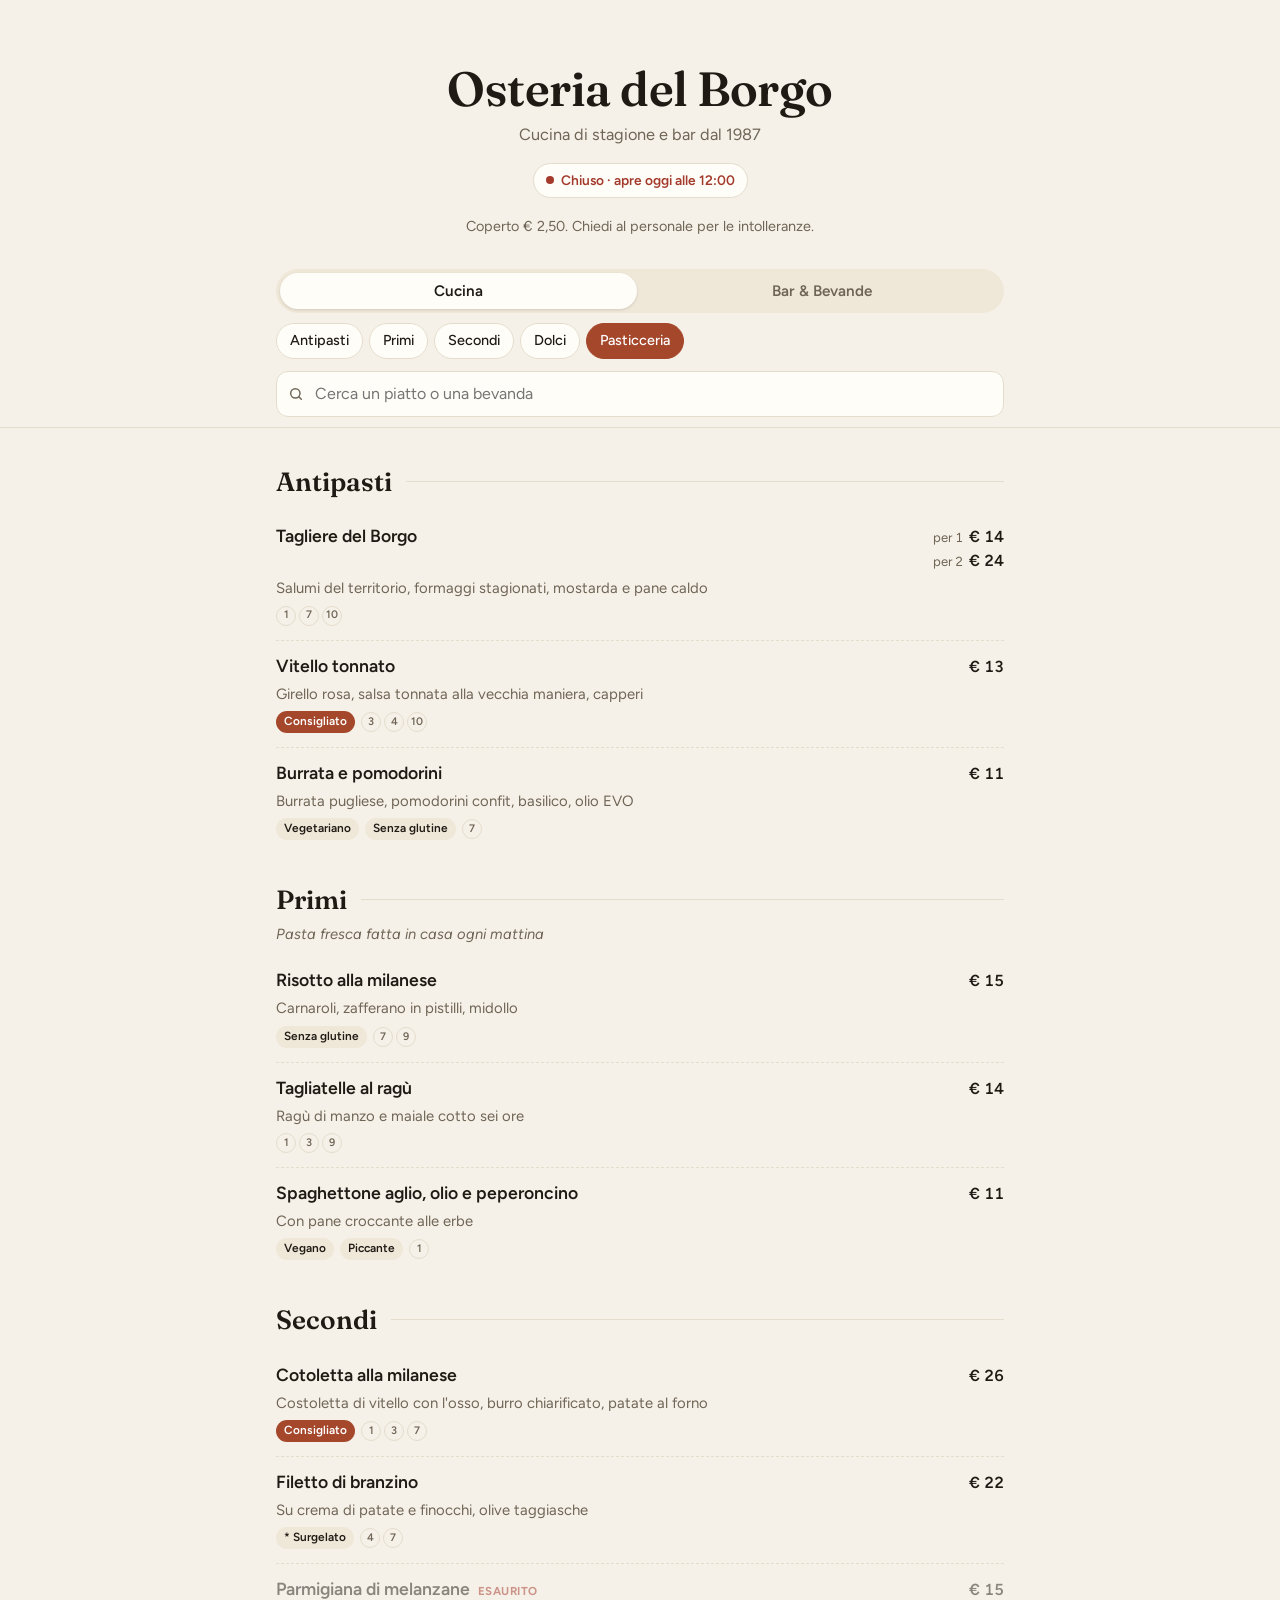
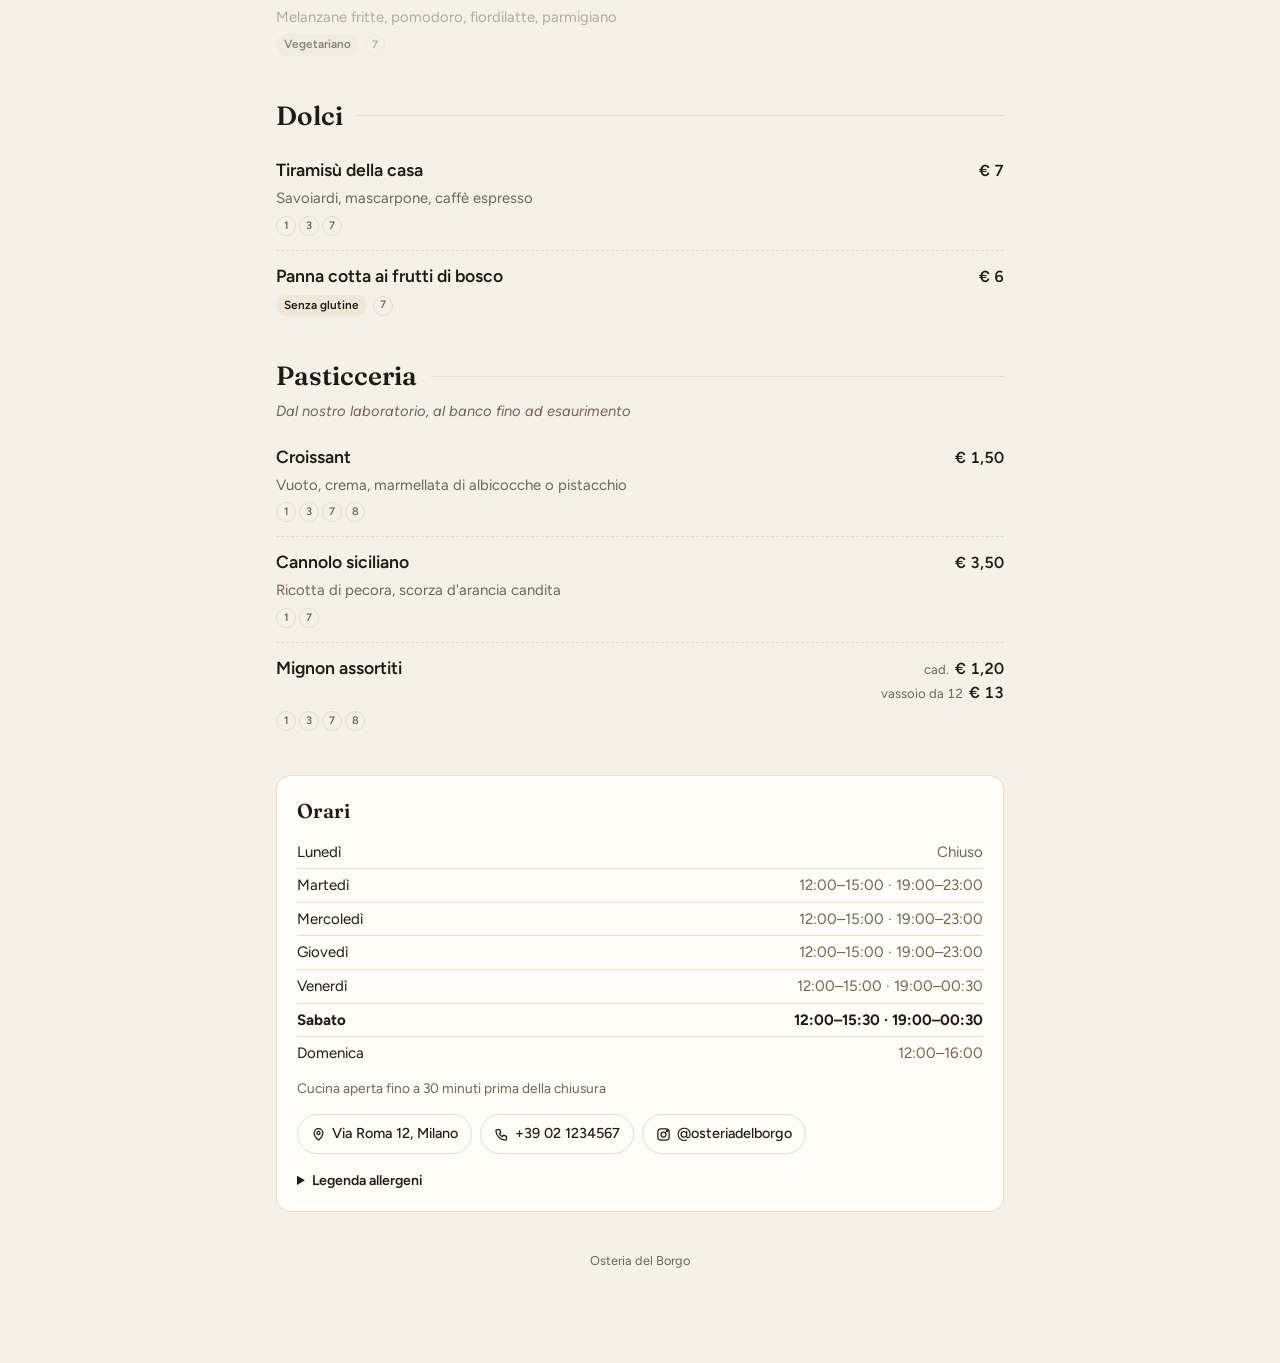
<file: index.html>
<!doctype html>
<html lang="it">
<head>
  <meta charset="utf-8">
  <meta name="viewport" content="width=device-width, initial-scale=1, viewport-fit=cover">
  <title>Menu</title>
  <meta name="description" content="Menu digitale">
  <meta name="theme-color" content="#f6f1e8">
  <link rel="preconnect" href="https://fonts.googleapis.com">
  <link rel="preconnect" href="https://fonts.gstatic.com" crossorigin>
  <link href="https://fonts.googleapis.com/css2?family=Fraunces:opsz,wght@9..144,400;9..144,600;9..144,700&family=Figtree:wght@400;500;600;700&display=swap" rel="stylesheet">
  <link rel="stylesheet" href="assets/menu.css">
</head>
<body>
  <div id="app" aria-live="polite">
    <div class="loading">Caricamento del menu…</div>
  </div>
  <script src="assets/common.js"></script>
  <script src="assets/menu.js"></script>
</body>
</html>
</file>
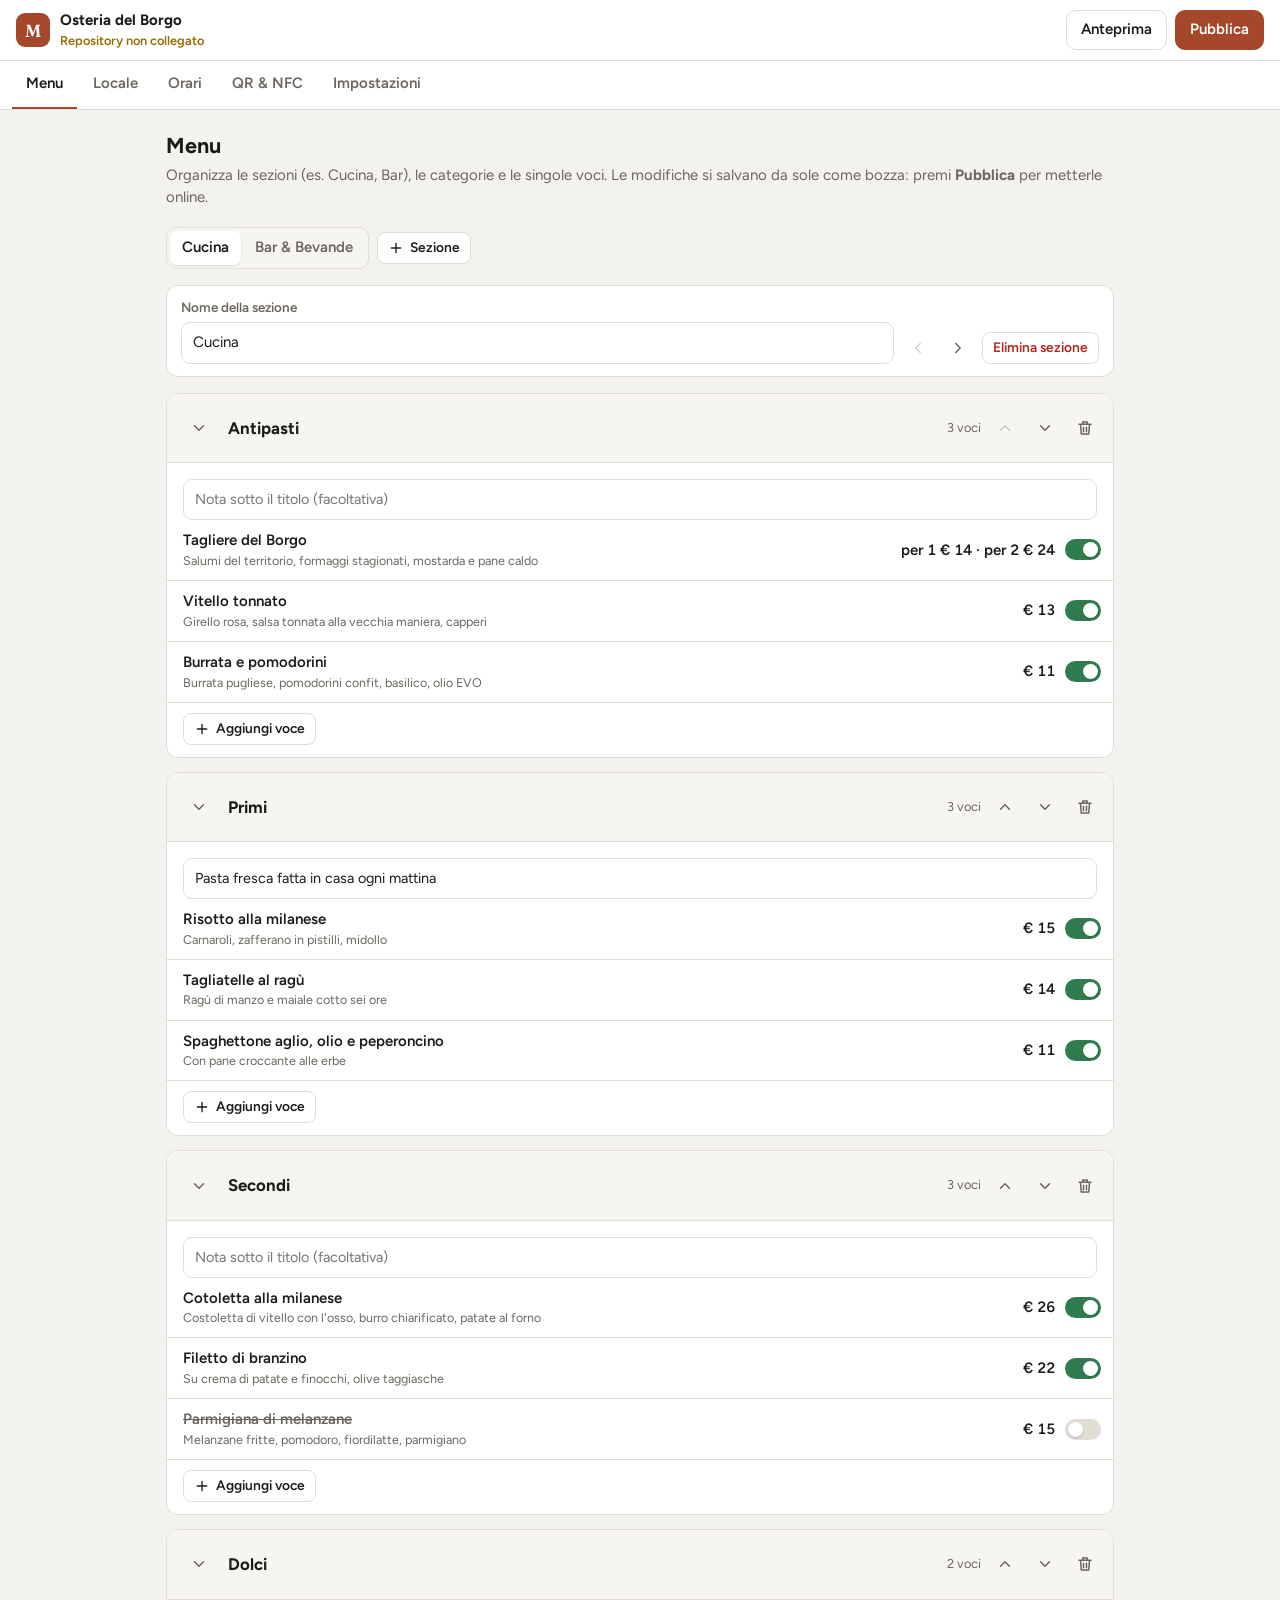
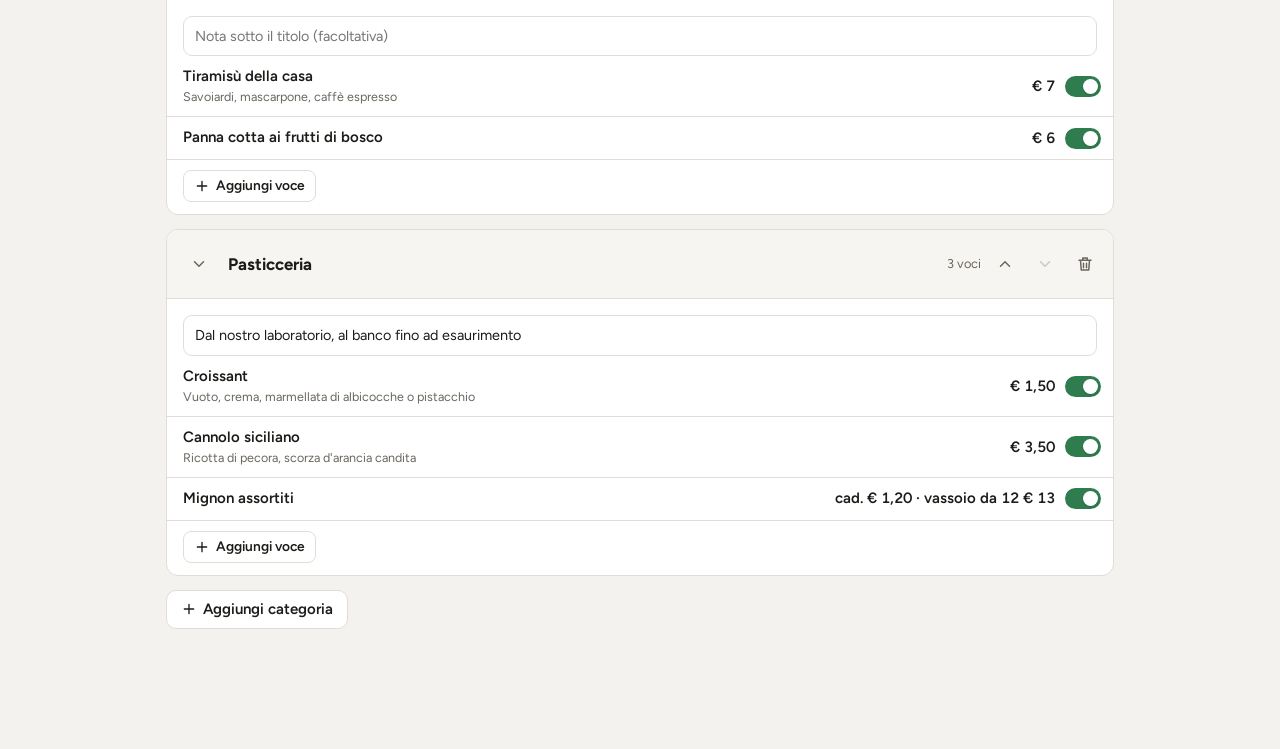
<file: admin/index.html>
<!doctype html>
<html lang="it">
<head>
  <meta charset="utf-8">
  <meta name="viewport" content="width=device-width, initial-scale=1, viewport-fit=cover">
  <meta name="robots" content="noindex, nofollow">
  <title>Gestionale menu</title>
  <link rel="preconnect" href="https://fonts.googleapis.com">
  <link rel="preconnect" href="https://fonts.gstatic.com" crossorigin>
  <link href="https://fonts.googleapis.com/css2?family=Fraunces:opsz,wght@9..144,600&family=Figtree:wght@400;500;600;700&display=swap" rel="stylesheet">
  <link rel="stylesheet" href="../assets/admin.css">
</head>
<body>
  <header class="topbar">
    <div class="brand">
      <span class="brand-mark" aria-hidden="true">M</span>
      <div>
        <div class="brand-name" id="venueTitle">Gestionale menu</div>
        <div class="brand-status" id="pubStatus">Caricamento…</div>
      </div>
    </div>
    <div class="top-actions">
      <a class="btn ghost" id="previewBtn" href="../?anteprima=1" target="_blank" rel="noopener">Anteprima</a>
      <button class="btn primary" id="publishBtn" disabled>Pubblica</button>
    </div>
  </header>

  <nav class="tabs" role="tablist">
    <button role="tab" data-tab="menu" aria-selected="true">Menu</button>
    <button role="tab" data-tab="locale">Locale</button>
    <button role="tab" data-tab="orari">Orari</button>
    <button role="tab" data-tab="qr">QR &amp; NFC</button>
    <button role="tab" data-tab="impostazioni">Impostazioni</button>
  </nav>

  <main class="page" id="view"></main>

  <div id="printArea" aria-hidden="true"></div>
  <div class="toast" id="toast" role="status"></div>
  <dialog id="dlg"></dialog>

  <script src="../assets/vendor/qrcode.js"></script>
  <script src="../assets/common.js"></script>
  <script src="../assets/admin.js"></script>
</body>
</html>
</file>
<file: assets/menu.css>
/* ===== Menu pubblico ===== */
:root {
  --accent: #a4472b;
  --on-accent: #fff;
  --bg: #f6f1e8;
  --paper: #fffdf8;
  --ink: #1f1a14;
  --muted: #6f6556;
  --line: #e4dccd;
  --chip: #efe7d8;
  --ok: #2f7d4f;
  --ko: #a33a2c;
  --font-display: 'Fraunces', Georgia, 'Times New Roman', serif;
  --font-body: 'Figtree', system-ui, -apple-system, 'Segoe UI', sans-serif;
  --radius: 14px;
}
:root[data-style="moderno"] {
  --font-display: 'Figtree', system-ui, sans-serif;
  --bg: #f3f4f6;
  --paper: #ffffff;
  --line: #e3e5ea;
  --chip: #eceef2;
  --muted: #5f6572;
  --ink: #15171c;
}
@media (prefers-color-scheme: dark) {
  :root:not([data-theme="light"]) {
    --bg: #15120e; --paper: #1e1a15; --ink: #f1ebe0; --muted: #b0a593; --line: #383128; --chip: #2a241d;
    --ok: #6cc28f; --ko: #ef8a7a;
  }
  :root[data-style="moderno"]:not([data-theme="light"]) {
    --bg: #101216; --paper: #181b21; --line: #2b2f37; --chip: #23272f; --muted: #a2a8b4; --ink: #eef0f4;
  }
}
:root[data-theme="dark"] {
  --bg: #15120e; --paper: #1e1a15; --ink: #f1ebe0; --muted: #b0a593; --line: #383128; --chip: #2a241d;
  --ok: #6cc28f; --ko: #ef8a7a;
}
:root[data-theme="dark"][data-style="moderno"] {
  --bg: #101216; --paper: #181b21; --line: #2b2f37; --chip: #23272f; --muted: #a2a8b4; --ink: #eef0f4;
}

* { box-sizing: border-box; }
html { scroll-behavior: smooth; -webkit-text-size-adjust: 100%; }
body {
  margin: 0; background: var(--bg); color: var(--ink);
  font: 400 16px/1.5 var(--font-body);
  -webkit-font-smoothing: antialiased;
}
a { color: inherit; }
.loading, .error { padding: 30vh 24px; text-align: center; color: var(--muted); }

.wrap { max-width: 760px; margin: 0 auto; padding: 0 16px; }

/* Testata */
.hero { padding: 40px 0 22px; text-align: center; }
.hero .logo { width: 84px; height: 84px; object-fit: contain; border-radius: 50%; background: var(--paper); border: 1px solid var(--line); margin-bottom: 14px; }
.hero h1 {
  font-family: var(--font-display); font-weight: 600; letter-spacing: -0.01em;
  font-size: clamp(2rem, 8vw, 3rem); line-height: 1.05; margin: 0;
}
.hero .tagline { color: var(--muted); margin: 8px 0 0; font-size: 1.02rem; }
.badges { display: flex; flex-wrap: wrap; gap: 8px; justify-content: center; margin-top: 16px; }
.pill {
  display: inline-flex; align-items: center; gap: 7px;
  padding: 6px 12px; border-radius: 999px; font-size: .86rem; font-weight: 600;
  background: var(--paper); border: 1px solid var(--line);
}
.pill .dot { width: 8px; height: 8px; border-radius: 50%; background: currentColor; }
.pill.open { color: var(--ok); }
.pill.closed { color: var(--ko); }
.pill.where { background: var(--accent); color: var(--on-accent); border-color: transparent; }

.notice {
  margin: 18px auto 0; max-width: 560px; font-size: .9rem; color: var(--muted);
  text-align: center;
}

/* Navigazione */
.nav {
  position: sticky; top: 0; z-index: 10;
  background: color-mix(in srgb, var(--bg) 92%, transparent);
  backdrop-filter: blur(10px); -webkit-backdrop-filter: blur(10px);
  border-bottom: 1px solid var(--line);
}
.nav .wrap { padding-top: 10px; padding-bottom: 10px; }
.sections { display: flex; gap: 6px; background: var(--chip); padding: 4px; border-radius: 999px; }
.sections button {
  flex: 1; border: 0; background: transparent; color: var(--muted);
  font: 600 .95rem var(--font-body); padding: 9px 10px; border-radius: 999px; cursor: pointer;
}
.sections button[aria-selected="true"] { background: var(--paper); color: var(--ink); box-shadow: 0 1px 3px rgba(0,0,0,.12); }
.sections:has(button:only-child) { display: none; }
.cats { display: flex; gap: 6px; overflow-x: auto; scrollbar-width: none; margin-top: 10px; padding-bottom: 2px; }
.cats::-webkit-scrollbar { display: none; }
.cats a {
  flex: none; text-decoration: none; padding: 6px 13px; border-radius: 999px;
  font-size: .9rem; font-weight: 500; border: 1px solid var(--line); background: var(--paper); white-space: nowrap;
}
.cats a.active { background: var(--accent); color: var(--on-accent); border-color: var(--accent); }
.search { margin-top: 10px; position: relative; }
.search input {
  width: 100%; font: inherit; color: var(--ink);
  padding: 10px 14px 10px 38px; border-radius: 12px; border: 1px solid var(--line); background: var(--paper);
}
.search input:focus { outline: 2px solid var(--accent); outline-offset: 1px; }
.search svg { position: absolute; left: 12px; top: 50%; transform: translateY(-50%); color: var(--muted); }

/* Categorie e piatti */
main { padding: 8px 0 40px; }
.category { padding-top: 26px; scroll-margin-top: 150px; }
.category h2 {
  font-family: var(--font-display); font-weight: 600; font-size: 1.65rem; margin: 0;
  display: flex; align-items: center; gap: 14px;
}
.category h2::after { content: ''; flex: 1; height: 1px; background: var(--line); }
.category .cat-desc { color: var(--muted); margin: 4px 0 0; font-size: .92rem; font-style: italic; }
.items { list-style: none; margin: 10px 0 0; padding: 0; }
.item {
  display: grid; grid-template-columns: 1fr auto; gap: 4px 14px;
  padding: 14px 0; border-bottom: 1px dashed var(--line);
}
.item:last-child { border-bottom: 0; }
.item.has-img { grid-template-columns: 76px 1fr auto; }
.item .thumb { grid-row: span 3; width: 76px; height: 76px; border-radius: 12px; object-fit: cover; background: var(--chip); }
.item .name { font-weight: 600; font-size: 1.05rem; line-height: 1.3; }
.item .prices { text-align: right; white-space: nowrap; font-weight: 600; font-variant-numeric: tabular-nums; }
.item .prices .p { display: block; }
.item .prices .lbl { font-weight: 400; color: var(--muted); font-size: .82rem; margin-right: 6px; }
.item .desc { grid-column: 1 / -1; color: var(--muted); font-size: .93rem; margin: 0; }
.item.has-img .desc, .item.has-img .meta { grid-column: 2 / -1; }
.item .meta { grid-column: 1 / -1; display: flex; flex-wrap: wrap; gap: 6px; align-items: center; margin-top: 2px; }
.tag {
  font-size: .74rem; font-weight: 600; padding: 2px 8px; border-radius: 999px;
  background: var(--chip); color: var(--ink);
}
.tag.consigliato, .tag.novita { background: var(--accent); color: var(--on-accent); }
.alg { display: inline-flex; gap: 3px; }
.alg span {
  width: 20px; height: 20px; border-radius: 50%; border: 1px solid var(--line);
  font-size: .68rem; font-weight: 600; display: grid; place-items: center; color: var(--muted);
}
.item.off { opacity: .5; }
.item.off .name::after {
  content: 'Esaurito'; margin-left: 8px; font-size: .72rem; font-weight: 700; text-transform: uppercase;
  letter-spacing: .04em; color: var(--ko);
}
.empty { text-align: center; color: var(--muted); padding: 40px 0; }

/* Info */
.info {
  background: var(--paper); border: 1px solid var(--line); border-radius: var(--radius);
  padding: 20px; margin-top: 30px;
}
.info h3 { font-family: var(--font-display); font-weight: 600; font-size: 1.25rem; margin: 0 0 10px; }
.hours { width: 100%; border-collapse: collapse; font-size: .94rem; }
.hours td { padding: 5px 0; border-bottom: 1px solid var(--line); }
.hours td:last-child { text-align: right; color: var(--muted); }
.hours tr.today td { font-weight: 700; color: var(--ink); }
.hours tr:last-child td { border-bottom: 0; }
.hours-note { font-size: .86rem; color: var(--muted); margin: 8px 0 0; }
.contacts { display: flex; flex-wrap: wrap; gap: 8px; margin-top: 16px; }
.contacts a {
  display: inline-flex; align-items: center; gap: 6px; text-decoration: none;
  padding: 8px 13px; border-radius: 999px; border: 1px solid var(--line); font-size: .9rem; font-weight: 500;
}
details.legend { margin-top: 16px; font-size: .88rem; }
details.legend summary { cursor: pointer; font-weight: 600; }
.legend-grid { display: grid; grid-template-columns: repeat(auto-fill, minmax(150px, 1fr)); gap: 6px 14px; margin-top: 10px; color: var(--muted); }
.legend-grid b { color: var(--ink); display: inline-block; width: 22px; }
.foot { text-align: center; color: var(--muted); font-size: .8rem; padding: 26px 0 40px; }

@media (min-width: 700px) {
  .hero { padding-top: 64px; }
  .item .name { font-size: 1.1rem; }
}
@media print {
  .nav, .search { display: none; }
  body { background: #fff; }
}
</file>
<file: assets/admin.css>
/* ===== Gestionale ===== */
:root {
  --accent: #a4472b;
  --on-accent: #fff;
  --bg: #f4f2ee;
  --panel: #ffffff;
  --ink: #1d1b18;
  --muted: #6b665e;
  --line: #e2ddd4;
  --soft: #f7f5f1;
  --danger: #b3261e;
  --ok: #2f7d4f;
  --warn: #9a6b00;
  --radius: 12px;
  --font: 'Figtree', system-ui, -apple-system, 'Segoe UI', sans-serif;
}
@media (prefers-color-scheme: dark) {
  :root:not([data-theme="light"]) {
    --bg: #131210; --panel: #1c1a17; --ink: #efebe4; --muted: #a8a196; --line: #34302a; --soft: #24211d;
    --danger: #f08a80; --ok: #6cc28f; --warn: #e6b34d;
  }
}
:root[data-theme="dark"] {
  --bg: #131210; --panel: #1c1a17; --ink: #efebe4; --muted: #a8a196; --line: #34302a; --soft: #24211d;
  --danger: #f08a80; --ok: #6cc28f; --warn: #e6b34d;
}
* { box-sizing: border-box; }
body { margin: 0; background: var(--bg); color: var(--ink); font: 400 15px/1.45 var(--font); -webkit-font-smoothing: antialiased; }
button, input, select, textarea { font: inherit; color: inherit; }
a { color: var(--accent); }

/* Barra superiore */
.topbar {
  position: sticky; top: 0; z-index: 20; display: flex; align-items: center; justify-content: space-between; gap: 12px;
  padding: 10px 16px; background: var(--panel); border-bottom: 1px solid var(--line);
}
.brand { display: flex; align-items: center; gap: 10px; min-width: 0; }
.brand-mark {
  width: 34px; height: 34px; border-radius: 9px; background: var(--accent); color: var(--on-accent);
  display: grid; place-items: center; font: 600 1.1rem 'Fraunces', Georgia, serif; flex: none;
}
.brand-name { font-weight: 700; white-space: nowrap; overflow: hidden; text-overflow: ellipsis; }
.brand-status { font-size: .8rem; color: var(--muted); }
.brand-status.dirty { color: var(--warn); font-weight: 600; }
.brand-status.ok { color: var(--ok); }
.top-actions { display: flex; gap: 8px; flex: none; }

.tabs {
  display: flex; gap: 2px; overflow-x: auto; scrollbar-width: none;
  padding: 0 12px; background: var(--panel); border-bottom: 1px solid var(--line);
  position: sticky; top: var(--topbar-h, 55px); z-index: 19;
}
.tabs::-webkit-scrollbar { display: none; }
.tabs button {
  border: 0; background: none; padding: 12px 14px; cursor: pointer; white-space: nowrap;
  color: var(--muted); font-weight: 600; border-bottom: 2px solid transparent;
}
.tabs button[aria-selected="true"] { color: var(--ink); border-bottom-color: var(--accent); }

.page { max-width: 980px; margin: 0 auto; padding: 20px 16px 120px; }
.page h2 { font-size: 1.35rem; margin: 0 0 4px; }
.page .lead { color: var(--muted); margin: 0 0 18px; }

/* Pulsanti */
.btn {
  display: inline-flex; align-items: center; justify-content: center; gap: 6px;
  border: 1px solid var(--line); background: var(--panel); color: var(--ink);
  padding: 8px 14px; border-radius: 10px; font-weight: 600; cursor: pointer; text-decoration: none; white-space: nowrap;
}
.btn:hover { background: var(--soft); }
.btn.primary { background: var(--accent); color: var(--on-accent); border-color: var(--accent); }
.btn.primary:hover { filter: brightness(1.06); }
.btn.primary:disabled { opacity: .45; cursor: default; filter: none; }
.btn.ghost { background: transparent; }
.btn.danger { color: var(--danger); }
.btn.sm { padding: 5px 10px; font-size: .86rem; border-radius: 8px; }
.icon-btn {
  width: 32px; height: 32px; display: inline-grid; place-items: center; border-radius: 8px;
  border: 1px solid transparent; background: none; cursor: pointer; color: var(--muted);
}
.icon-btn:hover { background: var(--soft); color: var(--ink); border-color: var(--line); }
.icon-btn.danger:hover { color: var(--danger); }
.icon-btn:disabled { opacity: .3; pointer-events: none; }

/* Pannelli e campi */
.card { background: var(--panel); border: 1px solid var(--line); border-radius: var(--radius); padding: 18px; margin-bottom: 16px; }
.card h3 { margin: 0 0 12px; font-size: 1.05rem; }
.grid { display: grid; gap: 14px; grid-template-columns: repeat(auto-fit, minmax(230px, 1fr)); }
.field { display: flex; flex-direction: column; gap: 5px; min-width: 0; }
.field > span { font-size: .84rem; font-weight: 600; color: var(--muted); }
.field small { color: var(--muted); font-size: .8rem; }
input[type=text], input[type=url], input[type=tel], input[type=number], input[type=password], input[type=time], select, textarea {
  width: 100%; padding: 9px 11px; border-radius: 9px; border: 1px solid var(--line); background: var(--panel);
}
textarea { resize: vertical; min-height: 64px; }
input:focus, select:focus, textarea:focus { outline: 2px solid var(--accent); outline-offset: 0; border-color: transparent; }
.row { display: flex; gap: 8px; align-items: center; flex-wrap: wrap; }
.spacer { flex: 1; }
.muted { color: var(--muted); }
.hint { font-size: .86rem; color: var(--muted); background: var(--soft); border-radius: 10px; padding: 10px 12px; margin: 0 0 14px; }
.hint.warn { background: color-mix(in srgb, var(--warn) 12%, var(--panel)); color: var(--ink); }

.switch { position: relative; display: inline-flex; align-items: center; gap: 8px; cursor: pointer; user-select: none; font-size: .88rem; }
.switch input { position: absolute; opacity: 0; width: 0; height: 0; }
.switch .track { width: 36px; height: 21px; border-radius: 999px; background: var(--line); position: relative; transition: background .15s; flex: none; }
.switch .track::after { content: ''; position: absolute; top: 3px; left: 3px; width: 15px; height: 15px; border-radius: 50%; background: #fff; transition: transform .15s; box-shadow: 0 1px 2px rgba(0,0,0,.2); }
.switch input:checked + .track { background: var(--ok); }
.switch input:checked + .track::after { transform: translateX(15px); }
.switch input:focus-visible + .track { outline: 2px solid var(--accent); outline-offset: 2px; }

.seg { display: inline-flex; background: var(--soft); border: 1px solid var(--line); border-radius: 10px; padding: 3px; gap: 2px; }
.seg button { border: 0; background: none; padding: 6px 12px; border-radius: 7px; cursor: pointer; font-weight: 600; color: var(--muted); }
.seg button.on { background: var(--panel); color: var(--ink); box-shadow: 0 1px 2px rgba(0,0,0,.12); }

/* Editor menu */
.sec-bar { display: flex; gap: 8px; align-items: center; flex-wrap: wrap; margin-bottom: 16px; }
.sec-bar .seg { overflow-x: auto; max-width: 100%; }
.cat { background: var(--panel); border: 1px solid var(--line); border-radius: var(--radius); margin-bottom: 14px; overflow: hidden; }
.cat-head { display: flex; gap: 8px; align-items: center; padding: 12px 12px 12px 16px; background: var(--soft); border-bottom: 1px solid var(--line); }
.cat-head input.cat-name { font-weight: 700; font-size: 1.05rem; border-color: transparent; background: transparent; padding-left: 4px; }
.cat-head input.cat-name:hover { border-color: var(--line); }
.cat-head .count { font-size: .8rem; color: var(--muted); white-space: nowrap; }
.cat-desc { padding: 10px 16px 0; }
.cat-desc input { font-size: .9rem; }
.cat.collapsed .cat-body { display: none; }
.cat.collapsed .cat-head { border-bottom: 0; }
.cat-body { padding: 6px 0 12px; }
.it { border-bottom: 1px solid var(--line); }
.it:last-of-type { border-bottom: 0; }
.it-row { display: flex; align-items: center; gap: 10px; padding: 10px 12px 10px 16px; cursor: pointer; }
.it-row:hover { background: var(--soft); }
.it-row .nm { flex: 1; min-width: 0; }
.it-row .nm b { display: block; font-weight: 600; white-space: nowrap; overflow: hidden; text-overflow: ellipsis; }
.it-row .nm small { color: var(--muted); display: block; white-space: nowrap; overflow: hidden; text-overflow: ellipsis; }
.it-row .pr { font-weight: 600; font-variant-numeric: tabular-nums; white-space: nowrap; }
.it.off .nm b { color: var(--muted); text-decoration: line-through; }
.it-thumb { width: 38px; height: 38px; border-radius: 8px; object-fit: cover; background: var(--soft); flex: none; }
.it-edit { padding: 6px 16px 18px; background: color-mix(in srgb, var(--soft) 50%, var(--panel)); display: none; }
.it.open .it-edit { display: block; }
.it.open .it-row { background: var(--soft); }
.prices-ed { display: flex; flex-direction: column; gap: 6px; }
.prices-ed .pline { display: grid; grid-template-columns: 1fr 120px 32px; gap: 6px; }
.chips { display: flex; flex-wrap: wrap; gap: 6px; }
.chip {
  display: inline-flex; align-items: center; gap: 6px; padding: 5px 10px; border-radius: 999px;
  border: 1px solid var(--line); background: var(--panel); cursor: pointer; font-size: .85rem; user-select: none;
}
.chip input { display: none; }
.chip:has(input:checked) { background: var(--accent); color: var(--on-accent); border-color: var(--accent); }
.chip .n { font-weight: 700; font-size: .75rem; opacity: .8; }
.add-row { padding: 10px 16px 0; }
.img-ed { display: flex; gap: 10px; align-items: center; flex-wrap: wrap; }
.img-ed img { width: 64px; height: 64px; border-radius: 10px; object-fit: cover; border: 1px solid var(--line); }
.empty-state { text-align: center; padding: 30px; color: var(--muted); }

/* Orari */
.day { display: grid; grid-template-columns: 120px 1fr; gap: 12px; padding: 12px 0; border-bottom: 1px solid var(--line); align-items: start; }
.day:last-child { border-bottom: 0; }
.day .dname { font-weight: 700; padding-top: 6px; }
.ranges { display: flex; flex-direction: column; gap: 6px; }
.range { display: flex; gap: 6px; align-items: center; }
.range input { width: 120px; }
@media (max-width: 560px) { .day { grid-template-columns: 1fr; gap: 6px; } }

/* Colori */
.swatches { display: flex; gap: 8px; flex-wrap: wrap; align-items: center; }
.sw { width: 32px; height: 32px; border-radius: 50%; border: 2px solid var(--panel); box-shadow: 0 0 0 1px var(--line); cursor: pointer; }
.sw.on { box-shadow: 0 0 0 2px var(--ink); }
input[type=color] { width: 44px; height: 34px; padding: 2px; border-radius: 8px; border: 1px solid var(--line); background: var(--panel); cursor: pointer; }

/* QR */
.qr-grid { display: grid; grid-template-columns: repeat(auto-fill, minmax(200px, 1fr)); gap: 12px; }
.qr-card { background: var(--panel); border: 1px solid var(--line); border-radius: var(--radius); padding: 14px; display: flex; flex-direction: column; gap: 8px; }
.qr-card .qr { background: #fff; border-radius: 8px; padding: 6px; aspect-ratio: 1; }
.qr-card .qr svg { display: block; width: 100%; height: 100%; }
.qr-card .lbl { font-weight: 700; }
.qr-card .url { font-size: .76rem; color: var(--muted); word-break: break-all; }
.qr-card .acts { display: flex; flex-wrap: wrap; gap: 4px; }
.list-ed { display: flex; flex-direction: column; gap: 6px; }
.list-ed .lrow { display: flex; gap: 6px; }
.nfc-ok { color: var(--ok); font-weight: 600; }

/* Toast e dialog */
.toast {
  position: fixed; left: 50%; bottom: 24px; transform: translate(-50%, 20px); opacity: 0; pointer-events: none;
  background: var(--ink); color: var(--panel); padding: 10px 16px; border-radius: 10px; font-weight: 600;
  transition: all .2s; z-index: 100; max-width: calc(100% - 32px); text-align: center;
}
.toast.show { opacity: 1; transform: translate(-50%, 0); }
.toast.err { background: var(--danger); color: #fff; }
dialog { border: 0; border-radius: 16px; padding: 22px; max-width: min(440px, calc(100% - 32px)); background: var(--panel); color: var(--ink); box-shadow: 0 20px 60px rgba(0,0,0,.3); }
dialog::backdrop { background: rgba(0,0,0,.45); }
dialog h3 { margin: 0 0 8px; }
.nfc-anim { width: 72px; height: 72px; margin: 10px auto; border-radius: 50%; display: grid; place-items: center; background: var(--soft); color: var(--accent); animation: pulse 1.4s infinite; }
@keyframes pulse { 0%, 100% { box-shadow: 0 0 0 0 color-mix(in srgb, var(--accent) 40%, transparent); } 50% { box-shadow: 0 0 0 16px transparent; } }

/* ===== Stampa cartellini ===== */
#printArea { display: none; }
@media print {
  @page { size: A4 portrait; margin: 0; }
  body { background: #fff !important; }
  body > *:not(#printArea) { display: none !important; }
  #printArea { display: block !important; }
  .sheet { width: 210mm; height: 297mm; display: grid; page-break-after: always; break-after: page; overflow: hidden; }
  .sheet:last-child { page-break-after: auto; break-after: auto; }
}
.sheet.s-table { grid-template-columns: 105mm 105mm; grid-template-rows: 148.5mm 148.5mm; }
.sheet.s-counter { grid-template-columns: 210mm; grid-template-rows: 148.5mm 148.5mm; }
.pcard {
  position: relative; color: #1b1712; background: #fff; overflow: hidden;
  outline: 0.2mm dashed #c8c2b8; outline-offset: -0.1mm;
  display: flex; flex-direction: column; align-items: center; text-align: center;
  font-family: 'Figtree', system-ui, sans-serif;
  -webkit-print-color-adjust: exact; print-color-adjust: exact;
}
.pcard .band { position: absolute; inset: 0 0 auto 0; height: 7mm; background: var(--card-accent, #a4472b); }
.pcard .pname { font: 600 7.4mm/1.1 'Fraunces', Georgia, serif; margin-top: 14mm; padding: 0 8mm; }
.pcard .psub { font-size: 3.3mm; letter-spacing: .3em; text-transform: uppercase; color: #6f6556; margin-top: 2mm; }
.pcard .pqr { width: 68mm; height: 68mm; margin-top: 7mm; }
.pcard .pqr svg { width: 100%; height: 100%; display: block; }
.pcard .plabel {
  margin-top: 5mm; font-weight: 700; font-size: 6mm; padding: 1.4mm 6mm; border-radius: 99mm;
  background: var(--card-accent, #a4472b); color: var(--card-on, #fff);
}
.pcard .phow { position: absolute; bottom: 9mm; left: 8mm; right: 8mm; font-size: 3.1mm; color: #4d463c; display: flex; align-items: center; justify-content: center; gap: 2.5mm; }
.pcard .phow svg { width: 6mm; height: 6mm; flex: none; }
/* Cartellino bancone: orizzontale, QR a sinistra */
.pcard.counter { flex-direction: row; text-align: left; align-items: center; padding: 14mm 16mm 10mm; gap: 12mm; }
.pcard.counter .pqr { width: 92mm; height: 92mm; margin: 0; flex: none; }
.pcard.counter .ptext { display: flex; flex-direction: column; align-items: flex-start; }
.pcard.counter .pname { margin: 0; padding: 0; font-size: 10mm; }
.pcard.counter .psub { margin-top: 3mm; }
.pcard.counter .plabel { margin-top: 7mm; font-size: 6.5mm; }
.pcard.counter .phow { position: static; margin-top: 9mm; justify-content: flex-start; font-size: 3.6mm; }

/* Ritocchi per schermi stretti */
.brand > div { min-width: 0; }
.brand-status { white-space: nowrap; overflow: hidden; text-overflow: ellipsis; }
.it-row .pr { max-width: 46%; white-space: normal; text-align: right; line-height: 1.25; }
.it-row .nm { min-width: 35%; }
@media (max-width: 560px) {
  .topbar { padding: 8px 12px; }
  .brand-mark { display: none; }
  .top-actions .btn { padding: 7px 11px; }
  .it-row { padding-left: 12px; }
  .it-row .pr { font-size: .88rem; }
  .cat-head { padding-left: 6px; }
  .prices-ed .pline { grid-template-columns: 1fr 92px 32px; }
}
</file>
